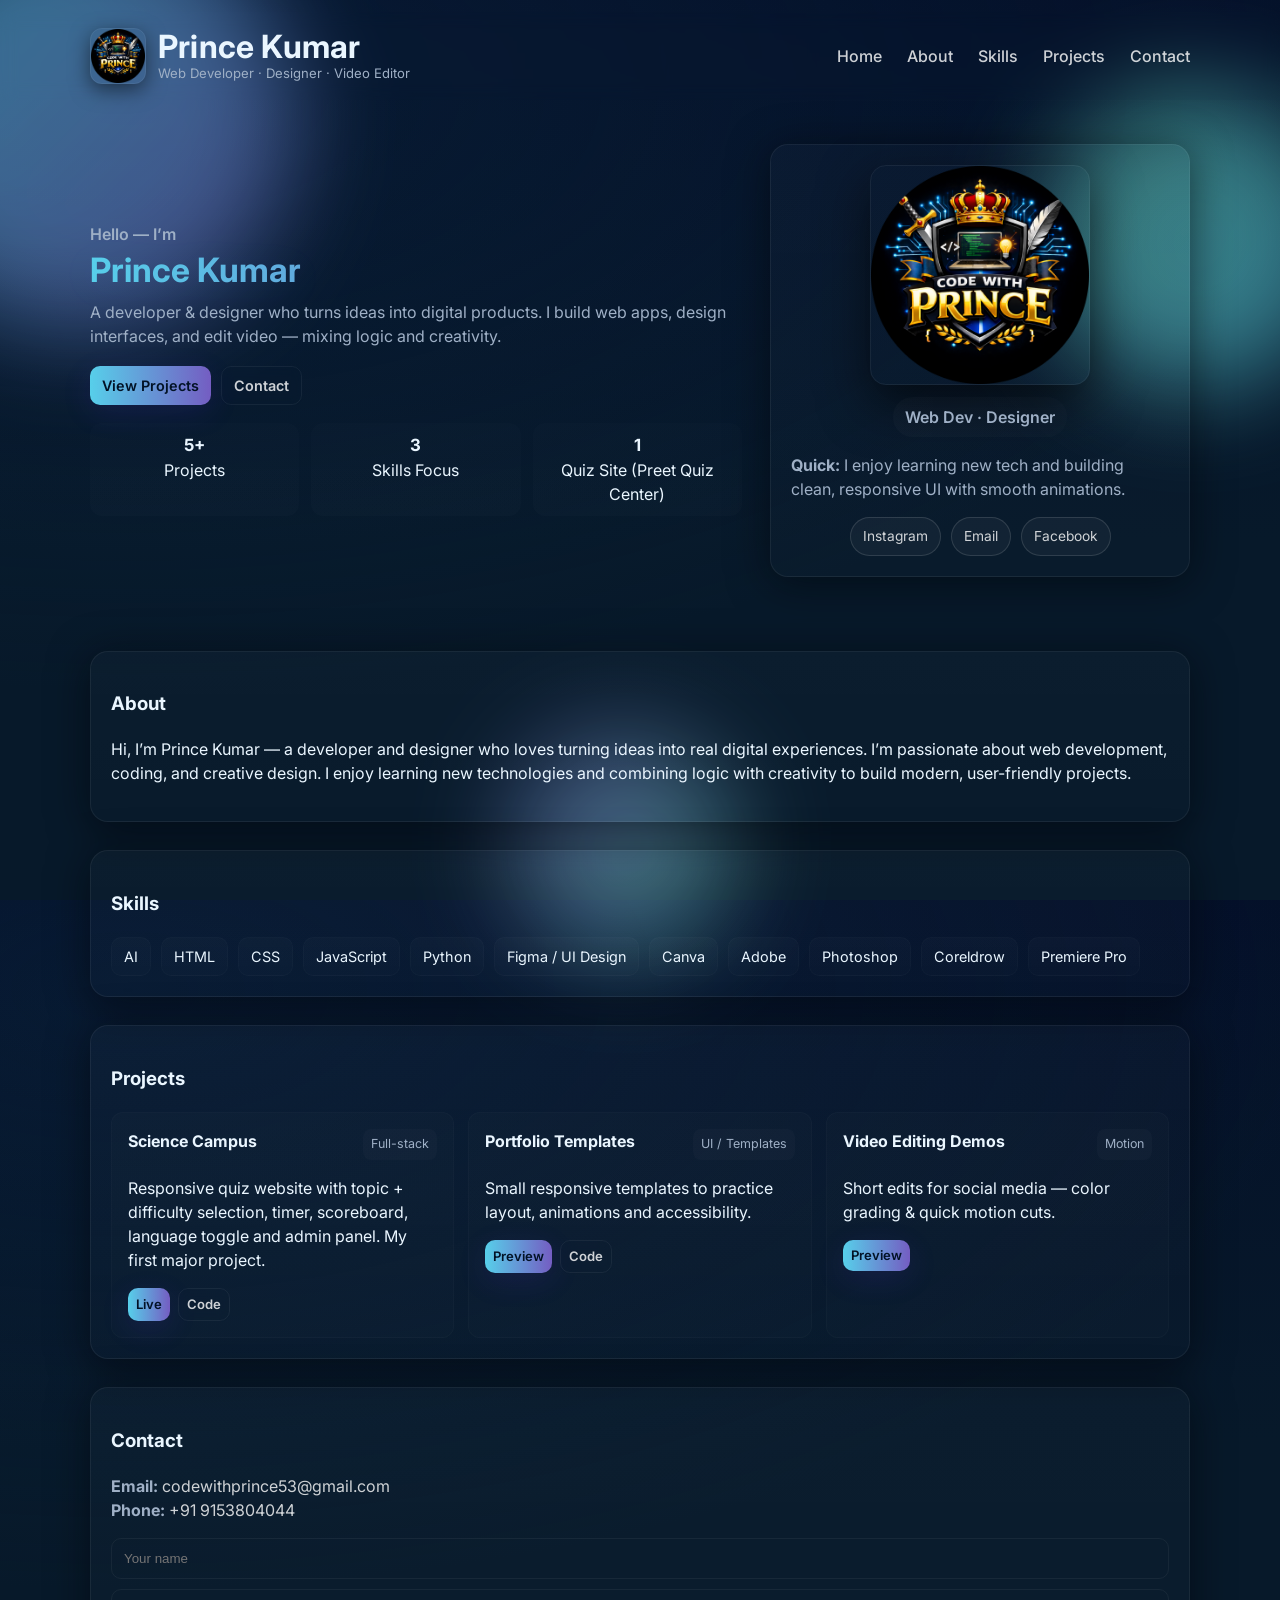
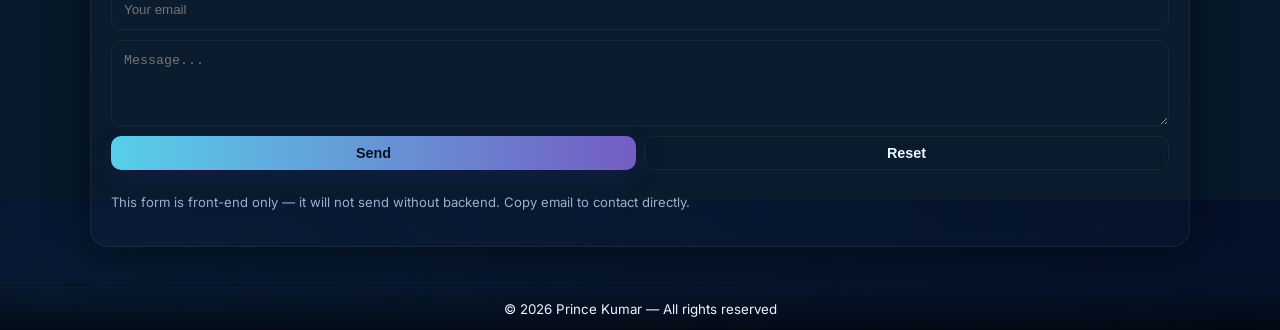
<file: index.html>
﻿<!doctype html>
<html lang="en">
<head>
  <meta charset="utf-8" />
  <meta name="viewport" content="width=device-width,initial-scale=1" />
  <title>Prince - Portfolio</title>
  <link rel="icon" href="data:;base64,iVBORw0KGgo=">
  <link href="https://fonts.googleapis.com/css2?family=Inter:wght@300;400;600;700;800&display=swap" rel="stylesheet">
  <link rel="stylesheet" href="styles.css">
</head>
<body>
  <!-- animated background shapes -->
  <div class="bg-anim">
    <span class="orb orb-1"></span>
    <span class="orb orb-2"></span>
    <span class="orb orb-3"></span>
  </div>

  <header class="site-header">
  <div class="container header-inner">
    <div class="brand" id="brand">
      <img src="ChatGPT Image Mar 16, 2026, 07_57_53 AM-modified.png" alt="Prince Kumar" class="logo" id="logo">
      <div>
        <h1 id="brand-name">Prince Kumar</h1>
        <p id="brand-role">Web Developer · Designer · Video Editor</p>
      </div>
    </div>
    <button id="nav-toggle" class="btn small icon" aria-label="Toggle menu">&#9776;</button>

    <nav id="main-nav" class="main-nav">
      <a href="#home" class="nav-link">Home</a>
      <a href="#about" class="nav-link">About</a>
      <a href="#skills" class="nav-link">Skills</a>
      <a href="#projects" class="nav-link">Projects</a>
      <a href="#contact" class="nav-link">Contact</a>
    </nav>
  </div>
</header>



  <main class="container main-content">
    <section id="hero" class="hero section reveal">
      <div class="hero-left">
        <div class="eyebrow">Hello — I’m</div>
        <h2 id="hero-title" class="glow">Prince Kumar</h2>
        <p id="hero-sub" class="muted">
          A developer & designer who turns ideas into digital products. I build web apps, design interfaces, and edit video — mixing logic and creativity.
        </p>
        <div class="hero-cta">
          <a id="cta-portfolio" href="#projects" class="btn primary">View Projects</a>
          <a id="cta-contact" href="#contact" class="btn ghost">Contact</a>
        </div>

        <div class="hero-stats">
          <div class="stat">
            <strong>5+</strong>
            <span>Projects</span>
          </div>
          <div class="stat">
            <strong>3</strong>
            <span>Skills Focus</span>
          </div>
          <div class="stat">
            <strong>1</strong>
            <span>Quiz Site (Preet Quiz Center)</span>
          </div>
        </div>
      </div>

      <div class="hero-right card glass reveal-zoom">
        <div class="profile-wrap">
          <img src="ChatGPT Image Mar 16, 2026, 07_57_53 AM-modified.png" alt="Prince" class="profile-large">
          <div class="profile-badge">Web Dev · Designer</div>
        </div>
        <div class="mini-about muted">
          <p><strong>Quick:</strong> I enjoy learning new tech and building clean, responsive UI with smooth animations.</p>
        </div>
        <div class="social-row">
          <a href="https://www.instagram.com/_preet2008_?igsh=Nm5taWd4NXA3aGlq" target="_blank" rel="noopener noreferrer" class="pill">Instagram</a>
          <a href="mailto:Princekumar4044@gmail.com" class="pill">Email</a>
          <a href="https://www.facebook.com/share/1JjBHoaw89/" target="_blank" rel="noopener noreferrer" class="pill">Facebook</a>
        </div>
      </div>
    </section>

    <section id="about" class="card section reveal">
      <h3 data-i18n="about_title">About</h3>
      <p id="about-text">
        Hi, I’m Prince Kumar — a developer and designer who loves turning ideas into real digital experiences. I’m passionate about web development, coding, and creative design. I enjoy learning new technologies and combining logic with creativity to build modern, user-friendly projects.
      </p>
    </section>

    <section id="skills" class="card section reveal">
      <h3 data-i18n="skills_title">Skills</h3>
      <ul id="skills-list" class="skills-grid">
        <li>AI</li>
        <li>HTML</li>
        <li>CSS</li>
        <li>JavaScript</li>
        <li>Python</li>
        <li>Figma / UI Design</li>
        <li>Canva</li>
        <li>Adobe</li>
        <li>Photoshop</li>
        <li>Coreldrow</li>
        <li>Premiere Pro</li>
      </ul>
    </section>

    <section id="projects" class="card section reveal">
      <h3 data-i18n="projects_title">Projects</h3>
      <div class="projects-grid">
        <article class="project-card hover-glow">
          <div class="project-head">
            <h4>Science Campus</h4>
            <span class="tag">Full-stack</span>
          </div>
          <p>Responsive quiz website with topic + difficulty selection, timer, scoreboard, language toggle and admin panel. My first major project.</p>
          <div class="project-links">
            <a href="https://Prince-01.github.io/science-campus/" class="btn small primary">Live</a>
            <a href="#" class="btn small ghost">Code</a>
          </div>
        </article>

        <article class="project-card hover-glow">
          <div class="project-head">
            <h4>Portfolio Templates</h4>
            <span class="tag">UI / Templates</span>
          </div>
          <p>Small responsive templates to practice layout, animations and accessibility.</p>
          <div class="project-links">
            <a href="#" class="btn small primary">Preview</a>
            <a href="#" class="btn small ghost">Code</a>
          </div>
        </article>

        <article class="project-card hover-glow">
          <div class="project-head">
            <h4>Video Editing Demos</h4>
            <span class="tag">Motion</span>
          </div>
          <p>Short edits for social media — color grading & quick motion cuts.</p>
          <div class="project-links">
            <a href="#" class="btn small primary">Preview</a>
          </div>
        </article>
      </div>
    </section>

    <section id="contact" class="card section reveal">
      <h3 data-i18n="contact_title">Contact</h3>
      <p class="muted">
        <strong>Email:</strong> <a href="mailto:codewithprince53@gmail.com">codewithprince53@gmail.com</a><br>
        <strong>Phone:</strong> <a href="tel:+919153804044">+91 9153804044</a>
      </p>
      <form id="contact-form" class="contact-form" onsubmit="return false;" action="Princekumar4044@gmail.com" method="post" enctype="text/plain">
        <input type="text" id="name" placeholder="Your name" required>
        <input type="email" id="email" placeholder="Your email" required>
        <textarea id="message" placeholder="Message..." rows="4" required></textarea>
        <div class="form-row">
          <button class="btn primary" id="send-btn" type="submit">Send</button>
          <button class="btn ghost" id="reset-btn" type="reset">Reset</button>
        </div>
        <p class="muted small">This form is front-end only — it will not send without backend. Copy email to contact directly.</p>
      </form>
    </section>
  </main>

  <footer class="site-footer">
    <div class="container">
      <small id="footer-text">© <span id="year"></span> Prince Kumar — All rights reserved</small>
    </div>
  </footer>

  <script src="script.js"></script>
</body>
</html>
</file>
<file: styles.css>
:root{
  --bg-1: #041029;
  --bg-2: #07192a;
  --card: rgba(255,255,255,0.03);
  --glass: rgba(255,255,255,0.04);
  --muted: #9fb0c6;
  --accent: #57cfea;      /* cyan */
  --accent-2: #745dc2;    /* purple */
  --accent-3: #5acaa1;    /* neon green */
  --text: #eaf6ff;
  --glass-border: rgba(255,255,255,0.06);
  --radius: 14px;
  --container:1100px;
  font-family: 'Inter', system-ui, -apple-system, 'Segoe UI', Roboto, 'Helvetica Neue', Arial;
  scroll-behavior: smooth;
}

/* base */
*{box-sizing:border-box}
html,body{height:100%}
img{max-width:100%;height:auto}
body{
  margin:0;
  background: radial-gradient(1200px 600px at 10% 10%, rgba(10,35,60,0.5), transparent),
              linear-gradient(180deg,var(--bg-1), var(--bg-2) 60%);
  color:var(--text);
  -webkit-font-smoothing:antialiased;
  -moz-osx-font-smoothing:grayscale;
  line-height:1.5;
  padding-bottom:80px;
  position:relative;
  overflow-x:hidden;
}

/* animated background orbs */
.bg-anim{position:fixed;left:0;top:0;right:0;bottom:0;z-index:0;pointer-events:none;mix-blend-mode:screen}
.orb{position:absolute;border-radius:50%;filter:blur(50px);opacity:0.55;transform:translate3d(0,0,0)}
.orb-1{width:420px;height:420px;left:-10%;top:-10%;background:linear-gradient(135deg,var(--accent),var(--accent-2));animation:float1 16s ease-in-out infinite}
.orb-2{width:300px;height:300px;right:-5%;top:10%;background:linear-gradient(135deg,var(--accent-3),var(--accent));animation:float2 20s ease-in-out infinite}
.orb-3{width:220px;height:220px;left:40%;bottom:-6%;background:linear-gradient(135deg,var(--accent-2),var(--accent-3));animation:float3 18s ease-in-out infinite}
@keyframes float1{0%{transform:translateY(0)}50%{transform:translateY(30px) scale(1.03)}100%{transform:translateY(0)}}
@keyframes float2{0%{transform:translateY(0)}50%{transform:translateY(-24px) rotate(4deg)}100%{transform:translateY(0)}}
@keyframes float3{0%{transform:translateY(0)}50%{transform:translateY(18px) rotate(-3deg)}100%{transform:translateY(0)}}

/* container */
.container{width:92%;max-width:var(--container);margin:0 auto;position:relative;z-index:2}
.main-content{padding-bottom:20px}

/* header */
.site-header{
  position:sticky;top:12px;z-index:40;padding:10px 0;
  backdrop-filter: blur(8px);
}
.header-inner{display:flex;align-items:center;justify-content:space-between;padding:6px 0;position:relative;gap:14px}
.brand{display:flex;gap:12px;align-items:center;min-width:0}
.brand > div{min-width:0}
.logo{width:56px;height:56px;border-radius:12px;object-fit:cover;border:1px solid var(--glass-border);box-shadow:0 6px 20px rgba(0,0,0,0.5)}
.brand h1{margin:0;font-size:clamp(1.1rem,2.7vw,2rem);letter-spacing:0.2px;line-height:1.1}
.brand p{margin:0;color:var(--muted);font-size:0.82rem;overflow:hidden;text-overflow:ellipsis;white-space:nowrap}

/* controls */
.controls{display:flex;gap:8px;align-items:center}
.lang-switch{display:flex;gap:6px}
.btn{
  display:inline-flex;align-items:center;justify-content:center;padding:8px 12px;border-radius:10px;text-decoration:none;border:1px solid transparent;background:linear-gradient(180deg, rgba(255,255,255,0.02), rgba(255,255,255,0.01));
  color:var(--text);font-weight:600;cursor:pointer;font-size:0.9rem;backdrop-filter: blur(6px);
  transition:transform .18s cubic-bezier(.2,.9,.2,1), box-shadow .18s;
}
.btn:hover{transform:translateY(-3px);box-shadow:0 8px 30px rgba(0,0,0,0.45)}
.btn.small{padding:6px 8px;font-size:0.82rem}
.btn.icon{font-weight:700;padding:8px 10px}

/* primary & ghost */
.btn.primary{background:linear-gradient(90deg,var(--accent),var(--accent-2));color:#021226;border:0;box-shadow:0 8px 30px rgba(102,51,255,0.12)}
.btn.ghost{background:transparent;border:1px solid rgba(255,255,255,0.06)}

/* ---------- Navigation (Desktop) ---------- */
.main-nav {
  display: flex;
  justify-content: center;
  gap: 25px;
  transition: all 0.3s ease;
}

.nav-link {
  color: #ccc;
  text-decoration: none;
  font-weight: 500;
  transition: color 0.3s ease;
}

.nav-link:hover {
  color: #46aed0;
}

/* ---------- Navigation (Mobile) ---------- */
#nav-toggle {
  display: none;
  font-size: 1.6rem;
  color: #54b6d6;
  background: none;
  border: none;
  cursor: pointer;
}

@media (max-width: 768px) {
  .site-header {
    top: 0;
    padding: 8px 0;
  }

  .header-inner {
    flex-direction: row;
    justify-content: space-between;
    align-items: center;
  }

  .brand {
    max-width: calc(100% - 56px);
    gap: 10px;
  }

  .logo {
    width: 48px;
    height: 48px;
  }

  #nav-toggle {
    display: inline-flex;
    align-items: center;
    justify-content: center;
    width: 40px;
    height: 40px;
    padding: 0;
  }

  .main-nav {
    position: absolute;
    top: calc(100% + 8px);
    left: 0;
    right: 0;
    flex-direction: column;
    align-items: stretch;
    width: 100%;
    background: rgba(4, 16, 33, 0.98);
    border: 1px solid rgba(255, 255, 255, 0.08);
    border-radius: 14px;
    padding: 10px;
    gap: 6px;
    transform: translateY(-8px);
    opacity: 0;
    visibility: hidden;
    pointer-events: none;
    box-shadow: 0 18px 36px rgba(0, 0, 0, 0.45);
    transition: all 0.3s ease;
  }

  .main-nav.active {
    transform: translateY(0);
    opacity: 1;
    visibility: visible;
    pointer-events: all;
  }

  .nav-link {
    font-size: 1rem;
    padding: 10px 12px;
    width: 100%;
    text-align: left;
    border-radius: 10px;
    background: rgba(255, 255, 255, 0.02);
  }
}


/* sections */
.section{margin-top:28px}
.card{background:linear-gradient(180deg, rgba(255,255,255,0.02), rgba(255,255,255,0.01));padding:20px;border-radius:18px;margin-bottom:18px;border:1px solid var(--glass-border);box-shadow: 0 6px 40px rgba(2,6,12,0.6)}
.muted{color:var(--muted)}
.small{font-size:0.82rem}

/* hero */
.hero{display:grid;grid-template-columns:1fr 420px;gap:28px;align-items:center;padding:28px 0}
.eyebrow{color:var(--muted);font-weight:600;margin-bottom:6px}
.hero-left h2{font-size:2.1rem;margin:0 0 10px;line-height:1.05}
.glow{background:linear-gradient(90deg,var(--accent),var(--accent-2));-webkit-background-clip:text;background-clip:text;color:transparent;filter:drop-shadow(0 6px 18px rgba(0,208,255,0.06))}
.hero-left p{color:var(--muted);margin:12px 0 18px}
.hero-cta{display:flex;flex-wrap:wrap;gap:10px}

/* hero-right card */
.profile-wrap{display:flex;flex-direction:column;gap:12px;align-items:center}
.profile-large{width:220px;height:220px;border-radius:16px;object-fit:cover;border:1px solid rgba(255,255,255,0.06);box-shadow:0 18px 50px rgba(0,0,0,0.6)}
.profile-badge{background:linear-gradient(90deg, rgba(255,255,255,0.02), rgba(255,255,255,0.01));padding:8px 12px;border-radius:999px;color:var(--muted);font-weight:600}
.social-row{display:flex;flex-wrap:wrap;gap:10px;justify-content:center;margin-top:14px}
.pill{
  display:inline-flex;
  align-items:center;
  justify-content:center;
  padding:8px 12px;
  border-radius:999px;
  border:1px solid rgba(255,255,255,0.12);
  background:rgba(255,255,255,0.04);
  color:var(--text);
  font-size:0.86rem;
}

/* hero stats */
.hero-stats{display:flex;flex-wrap:wrap;gap:12px;margin-top:18px}
.stat{background:linear-gradient(180deg, rgba(255,255,255,0.01), rgba(255,255,255,0.015));padding:10px 12px;border-radius:12px;text-align:center;min-width:0;flex:1 1 120px}
.stat strong{display:block;font-size:1.05rem;color:var(--text)}

/* skills */
.skills-grid{display:flex;flex-wrap:wrap;gap:10px;list-style:none;padding:0;margin:10px 0 0}
.skills-grid li{background:linear-gradient(180deg, rgba(255,255,255,0.02), rgba(255,255,255,0.01));padding:8px 12px;border-radius:10px;font-size:0.9rem;color:var(--text);border:1px solid rgba(255,255,255,0.02);transform:translateZ(0);transition:transform .22s}

/* projects */
.projects-grid{display:grid;grid-template-columns:repeat(auto-fit,minmax(260px,1fr));gap:14px;margin-top:12px}
.project-card{padding:16px;border-radius:12px;background:linear-gradient(180deg, rgba(255,255,255,0.015), rgba(255,255,255,0.01));border:1px solid rgba(255,255,255,0.02);transition:transform .22s, box-shadow .22s}
.project-card .tag{background:rgba(255,255,255,0.02);padding:6px 8px;border-radius:8px;font-size:0.78rem;color:var(--muted)}
.project-head{display:flex;justify-content:space-between;align-items:flex-start;gap:8px}
.project-head h4{margin:0}
.project-links{display:flex;flex-wrap:wrap;gap:8px;margin-top:14px}

/* hover effects */
.hover-glow:hover{transform:translateY(-8px);box-shadow:0 22px 60px rgba(6,10,20,0.6);border-color:rgba(0,208,255,0.12)}
.skills-grid li:hover{transform:translateY(-6px)}

/* contact form */
.contact-form{display:grid;gap:10px;margin-top:12px}
.contact-form input,.contact-form textarea{background:transparent;border:1px solid rgba(255,255,255,0.05);padding:12px;border-radius:10px;color:var(--text);outline:none;width:100%}
.form-row{display:flex;gap:8px;flex-wrap:wrap}
.form-row .btn{flex:1 1 140px}
a:link {text-decoration: none;color: rgba(255, 255, 255, 0.804);}

/* footer */
.site-footer{left:0;right:0;bottom:0;padding:10px 0;text-align:center;background:linear-gradient(0deg, rgba(0,0,0,0.55), transparent);border-top:1px solid rgba(255,255,255,0.02);z-index:3}

/* reveal animations (scroll) */
.reveal{opacity:0;transform:translateY(18px);transition:opacity .7s cubic-bezier(.2,.9,.2,1), transform .7s cubic-bezier(.2,.9,.2,1)}
.reveal-active{opacity:1;transform:none}
.reveal-zoom{opacity:0;transform:scale(.96) translateY(8px);transition:opacity .7s ease, transform .7s ease}
.reveal-zoom.reveal-active{opacity:1;transform:none}

/* small screens */
@media (max-width:980px){
  .hero{grid-template-columns:1fr;gap:18px}
  .hero-right{max-width:520px;width:100%;margin:0 auto}
  .profile-large{width:180px;height:180px}
}

/* tiny screens */
@media (max-width:560px){
  body{padding-bottom:110px}
  .container{width:94%}
  .card{padding:16px}
  .brand{max-width:calc(100% - 52px)}
  .brand h1{font-size:1rem}
  .brand p{display:none}
  .hero{padding:14px 0}
  .hero-left h2{font-size:1.6rem}
  .hero-stats{gap:8px}
  .stat{flex:1 1 calc(50% - 4px)}
  .stat:last-child{flex-basis:100%}
  .projects-grid{grid-template-columns:1fr}
  .project-card{padding:14px}
  .profile-large{width:140px;height:140px}
}
</file>
